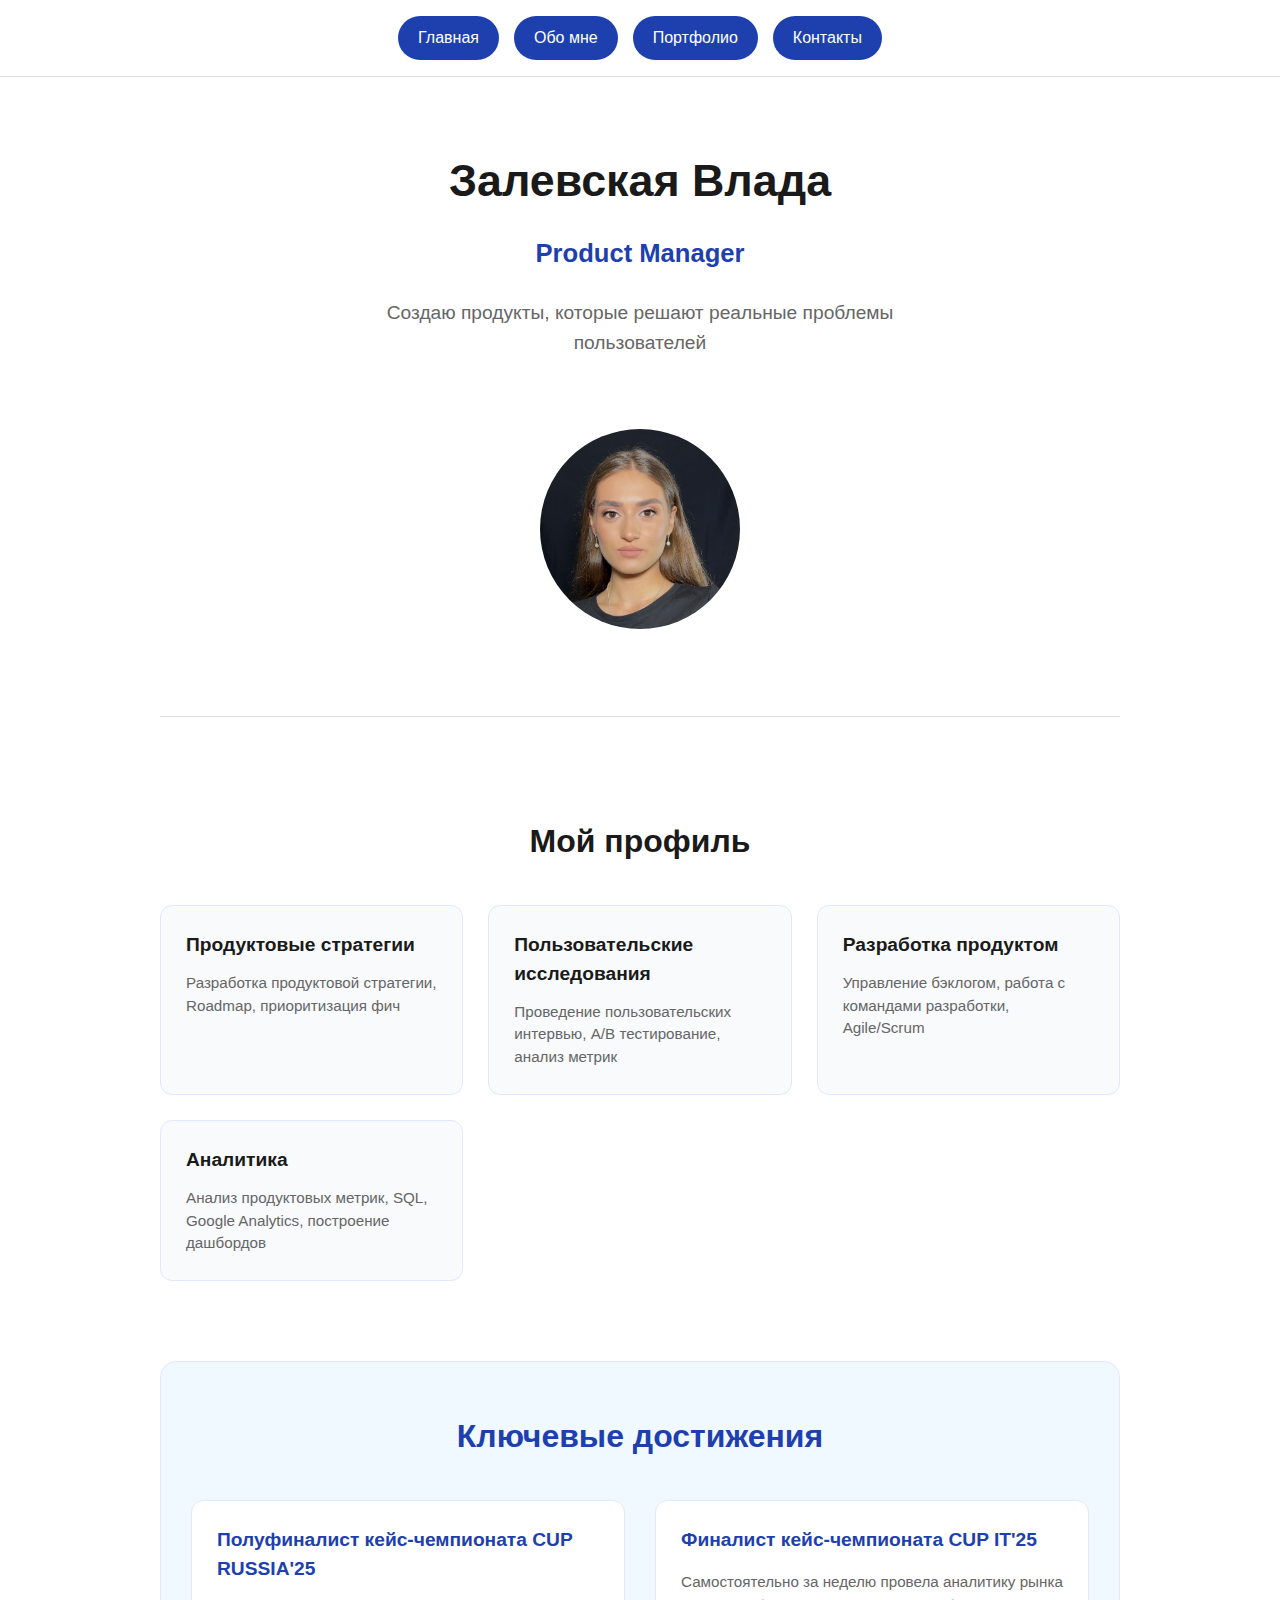
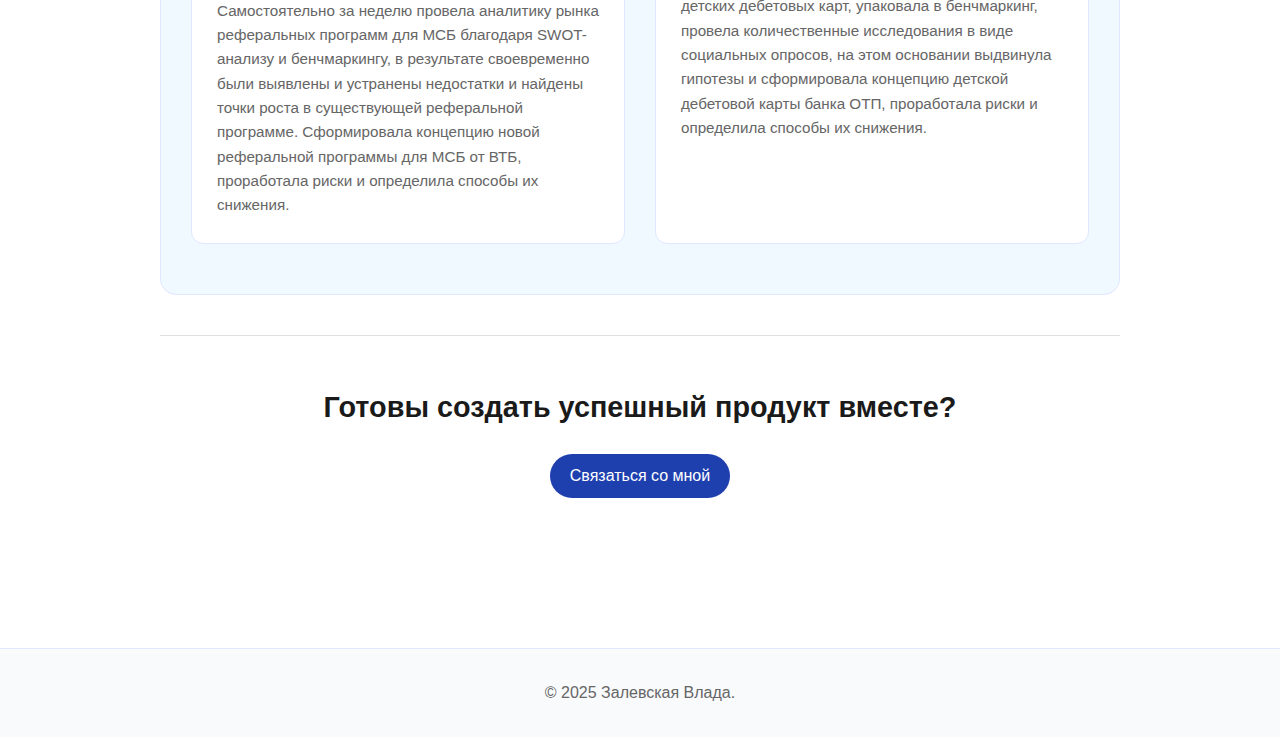
<file: lab2/index.html>
<!DOCTYPE html>
<html lang="ru">
<head>
    <meta charset="UTF-8">
    <meta name="viewport" content="width=device-width, initial-scale=1.0">
    <title>Главная - Залевская Влада</title>
    <link rel="stylesheet" href="css/style.css">
</head>
<body>
    <!-- Шапка сайта -->
    <header>
        <nav>
            <ul>
                <li><a href="index.html">Главная</a></li>
                <li><a href="about.html">Обо мне</a></li>
                <li><a href="portfolio.html">Портфолио</a></li>
                <li><a href="contact.html">Контакты</a></li>
            </ul>
        </nav>
    </header>

    <!-- Основной контент -->
    <main>
        <section class="hero">
            <h1>Залевская Влада</h1>
            <p class="subtitle">Product Manager</p>
            <p class="tagline">Создаю продукты, которые решают реальные проблемы пользователей</p>
            <img src="images/photo.jpg" alt="Фото Залевской Влады" width="200" height="200" class="profile-photo">
        </section>

        <section class="expertise">
            <h2>Мой профиль</h2>
            <div class="expertise-grid">
                <div class="expertise-item">
                    <h3>Продуктовые стратегии</h3>
                    <p>Разработка продуктовой стратегии, Roadmap, приоритизация фич</p>
                </div>
                <div class="expertise-item">
                    <h3>Пользовательские исследования</h3>
                    <p>Проведение пользовательских интервью, A/B тестирование, анализ метрик</p>
                </div>
                <div class="expertise-item">
                    <h3>Разработка продуктом</h3>
                    <p>Управление бэклогом, работа с командами разработки, Agile/Scrum</p>
                </div>
                <div class="expertise-item">
                    <h3>Аналитика</h3>
                    <p>Анализ продуктовых метрик, SQL, Google Analytics, построение дашбордов</p>
                </div>
            </div>
        </section>

        <section class="recent-projects">
            <h2>Ключевые достижения</h2>
            <div class="achievements">
                <div class="achievement">
                    <h4>Полуфиналист кейс-чемпионата CUP RUSSIA'25</h4>
                    <p>Самостоятельно за неделю провела аналитику рынка реферальных программ для МСБ благодаря
SWOT-анализу и бенчмаркингу, в результате своевременно были выявлены и устранены недостатки и
найдены точки роста в существующей реферальной программе. Сформировала концепцию новой
реферальной программы для МСБ от ВТБ, проработала риски и определила способы их снижения.</p>
                </div>
                <div class="achievement">
                    <h4>Финалист кейс-чемпионата CUP IT'25</h4>
                    <p>Самостоятельно за неделю провела аналитику рынка детских дебетовых карт, упаковала в
бенчмаркинг, провела количественные исследования в виде социальных опросов, на этом основании
выдвинула гипотезы и сформировала концепцию детской дебетовой карты банка ОТП, проработала
риски и определила способы их снижения.</p>
                </div>
            </div>
        </section>

        <section class="cta">
            <h2>Готовы создать успешный продукт вместе?</h2>
            <a href="contact.html" class="cta-button">Связаться со мной</a>
        </section>
    </main>

    <!-- Подвал -->
    <footer>
        <p>&copy; 2025 Залевская Влада.</p>
    </footer>
</body>
</html>
</file>
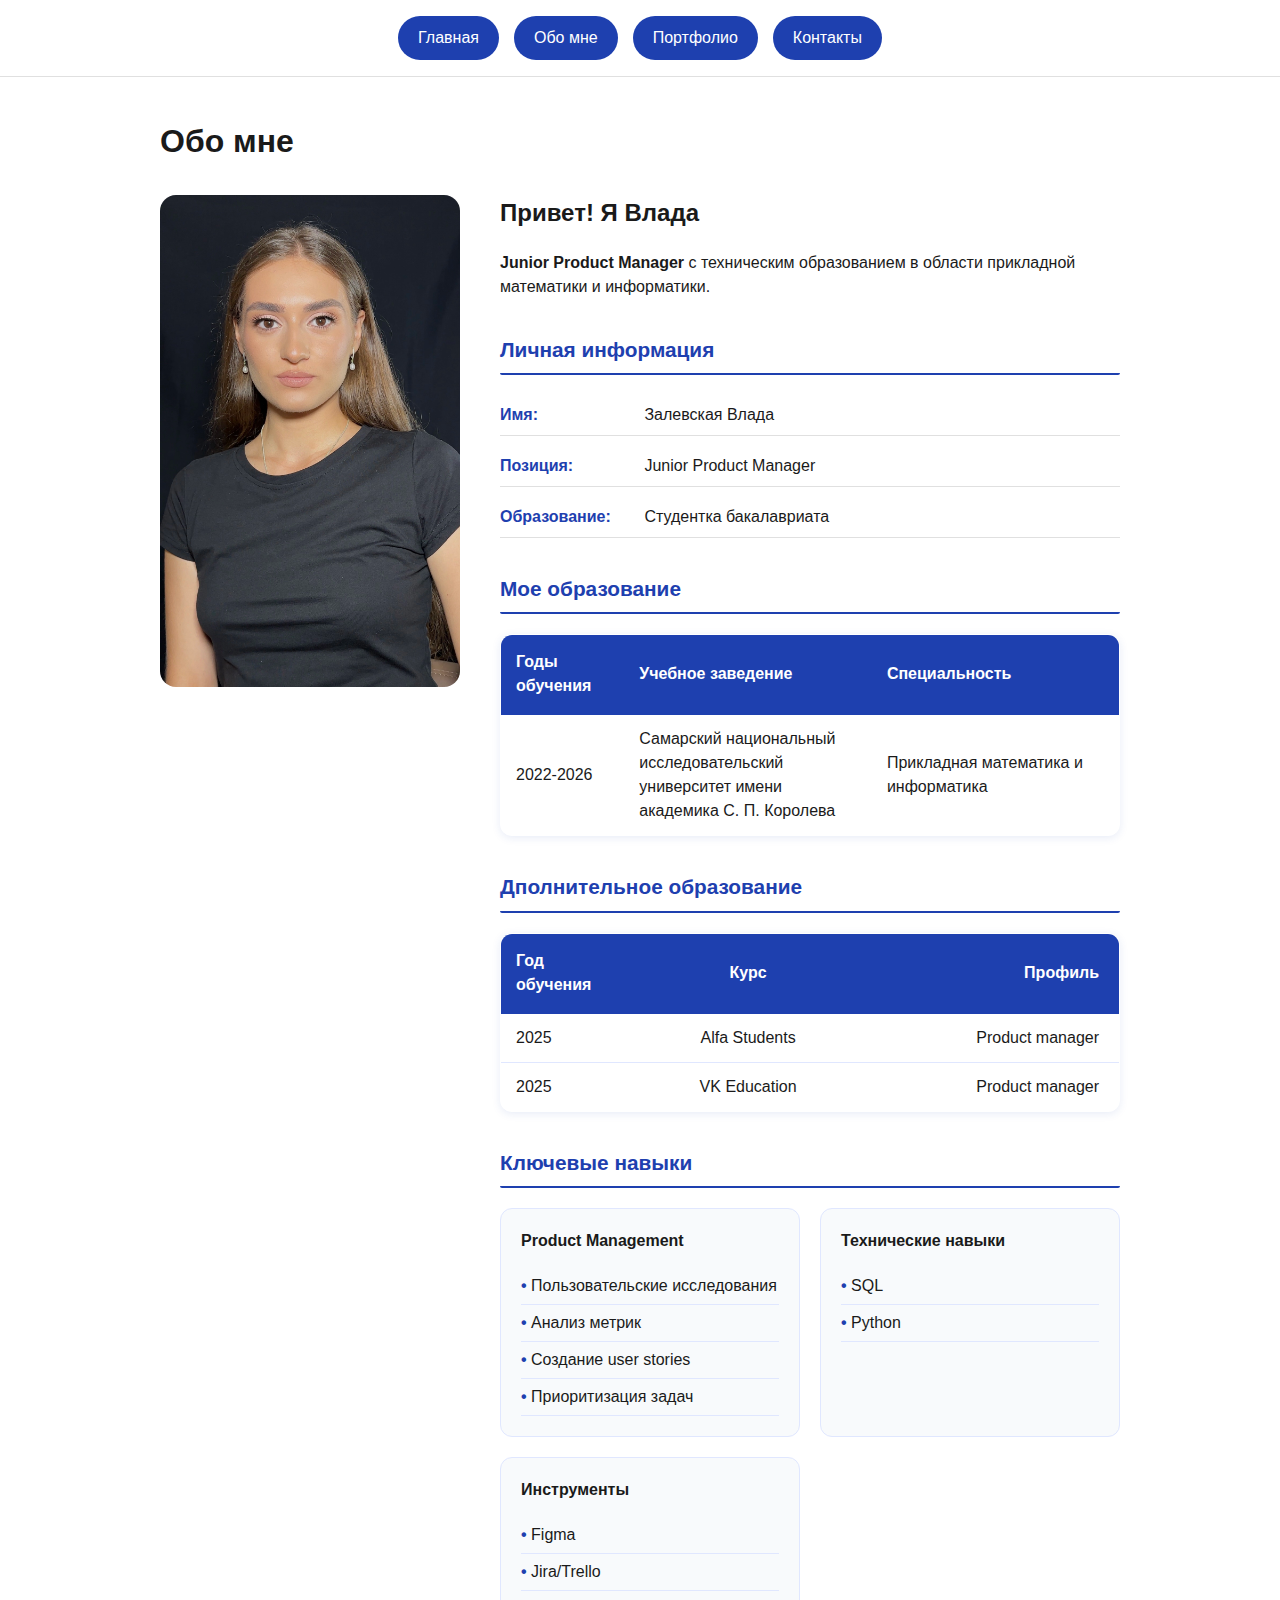
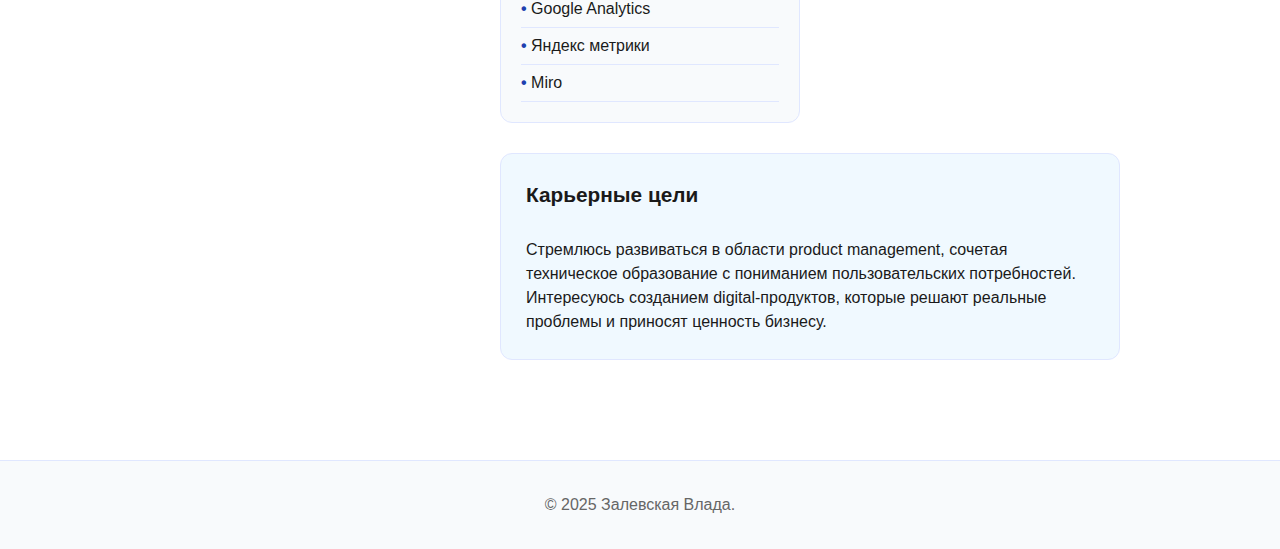
<file: lab2/about.html>
<!DOCTYPE html>
<html lang="ru">
<head>
    <meta charset="UTF-8">
    <meta name="viewport" content="width=device-width, initial-scale=1.0">
    <title>Обо мне - Залевская Влада</title>
    <link rel="stylesheet" href="css/style.css">
</head>
<body>
    <header>
        <nav>
            <ul>
                <li><a href="index.html">Главная</a></li>
                <li><a href="about.html">Обо мне</a></li>
                <li><a href="portfolio.html">Портфолио</a></li>
                <li><a href="contact.html">Контакты</a></li>
            </ul>
        </nav>
    </header>

    <main>
        <h1>Обо мне</h1>

        <div class="about-content">
            <img src="images/photo.jpg" alt="Фото Залевской Влады" width="300" class="profile-img">

            <div class="bio">
                <h2>Привет! Я Влада</h2>
                <p><strong>Junior Product Manager</strong> с техническим образованием в области прикладной математики и информатики.</p>

                <div class="personal-info">
                    <h3>Личная информация</h3>
                    <ul>
                        <li><strong>Имя:</strong> Залевская Влада</li>
                        <li><strong>Позиция:</strong> Junior Product Manager</li>
                        <li><strong>Образование:</strong> Студентка бакалавриата</li>
                    </ul>
                </div>

                <h3>Мое образование</h3>
                <table>
                    <thead>
                        <tr>
                            <th>Годы обучения</th>
                            <th>Учебное заведение</th>
                            <th>Специальность</th>
                        </tr>
                    </thead>
                    <tbody>
                        <tr>
                            <td>2022-2026</td>
                            <td>Самарский национальный исследовательский университет имени академика С. П. Королева</td>
                            <td>Прикладная математика и информатика</td>
                        </tr>
                    </tbody>
                </table>

                <h3>Дполнительное образование</h3>
                <table>
                    <thead>
                        <tr>
                            <th>Год обучения</th>
                            <th>Курс</th>
                            <th>Профиль</th>
                        </tr>
                    </thead>
                    <tbody>
                        <tr>
                            <td>2025</td>
                            <td>Alfa Students</td>
                            <td>Product manager</td>
                        </tr>
                        <tr>
                            <td>2025</td>
                            <td>VK Education</td>
                            <td>Product manager</td>
                        </tr>
                    </tbody>
                </table>

                <div class="skills">
                    <h3>Ключевые навыки</h3>
                    <div class="skills-grid">
                        <div class="skill-category">
                            <h4>Product Management</h4>
                            <ul>
                                <li>Пользовательские исследования</li>
                                <li>Анализ метрик</li>
                                <li>Создание user stories</li>
                                <li>Приоритизация задач</li>
                            </ul>
                        </div>
                        <div class="skill-category">
                            <h4>Технические навыки</h4>
                            <ul>
                                <li>SQL</li>
                                <li>Python</li>
                            </ul>
                        </div>
                        <div class="skill-category">
                            <h4>Инструменты</h4>
                            <ul>
                                <li>Figma</li>
                                <li>Jira/Trello</li>
                                <li>Google Analytics</li>
                                <li>Яндекс метрики</li>
                                <li>Miro</li>
                            </ul>
                        </div>
                    </div>
                </div>

                <div class="career-goals">
                    <h3>Карьерные цели</h3>
                    <p>Стремлюсь развиваться в области product management, сочетая техническое образование с пониманием пользовательских потребностей. Интересуюсь созданием digital-продуктов, которые решают реальные проблемы и приносят ценность бизнесу.</p>
                </div>
            </div>
        </div>
    </main>

    <footer>
        <p>&copy; 2025 Залевская Влада.</p>
    </footer>
</body>
</html>
</file>
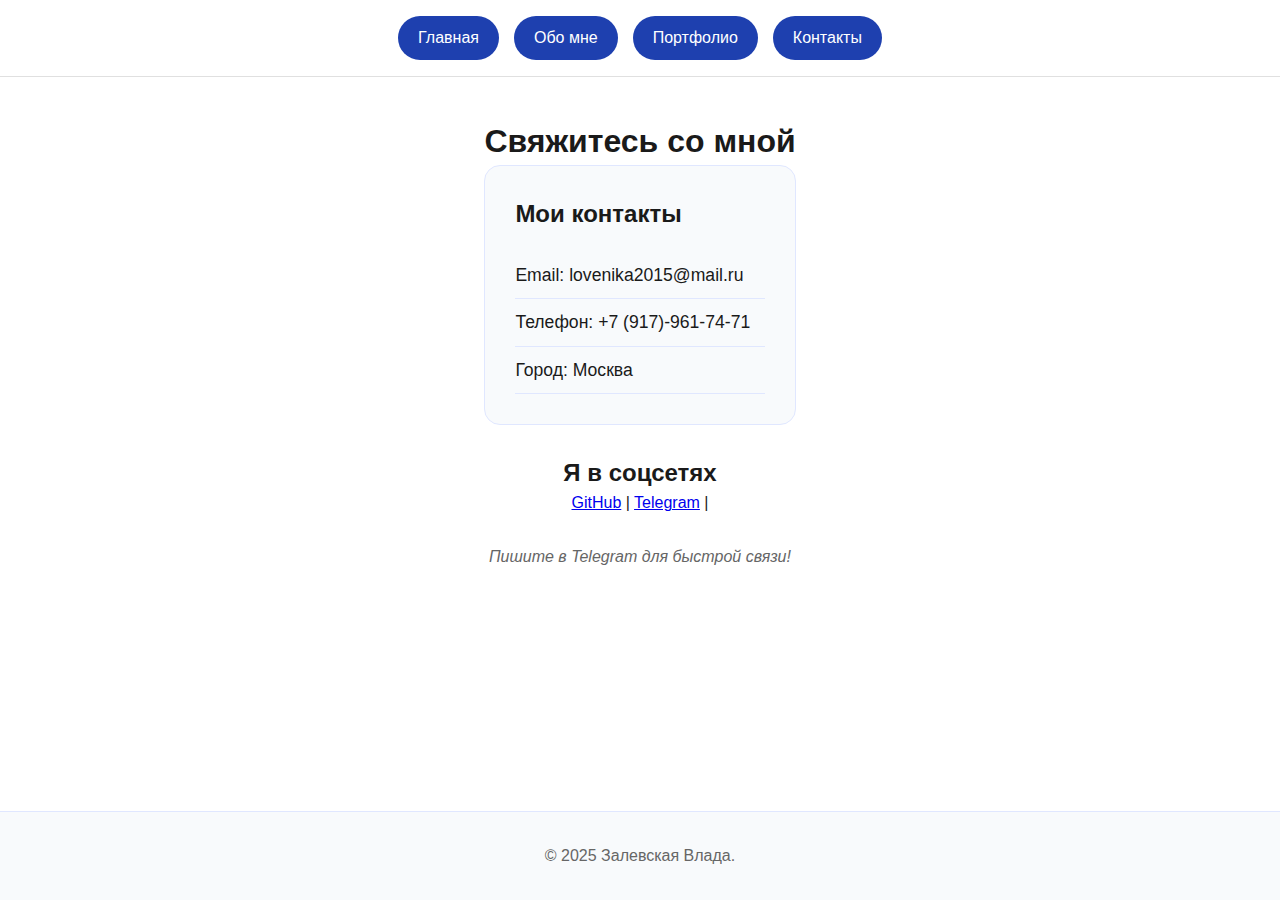
<file: lab2/contact.html>
<!DOCTYPE html>
<html lang="ru">
<head>
    <meta charset="UTF-8">
    <meta name="viewport" content="width=device-width, initial-scale=1.0">
    <title>Контакты - Залевская Влада</title>
    <link rel="stylesheet" href="css/style.css">
</head>
<body>
    <header>
        <nav>
            <ul>
                <li><a href="index.html">Главная</a></li>
                <li><a href="about.html">Обо мне</a></li>
                <li><a href="portfolio.html">Портфолио</a></li>
                <li><a href="contact.html">Контакты</a></li>
            </ul>
        </nav>
    </header>

    <main>
        <h1>Свяжитесь со мной</h1>

        <div class="contact-info">
            <h2>Мои контакты</h2>
            <ul>
                <li>Email: lovenika2015@mail.ru</li>
                <li>Телефон: +7 (917)-961-74-71</li>
                <li>Город: Москва</li>
            </ul>
        </div>

        <div class="social-links">
            <h2>Я в соцсетях</h2>
            <a href="https://github.com/Vlada-Zalevskaya" target="_blank">GitHub</a> |
            <a href="https://t.me/KislenkoVY" target="_blank">Telegram</a> |
        </div>
        <p class="social-note">Пишите в Telegram для быстрой связи!</p>
    </main>

    <footer>
        <p>&copy; 2025 Залевская Влада.</p>
    </footer>
</body>
</html>
</file>
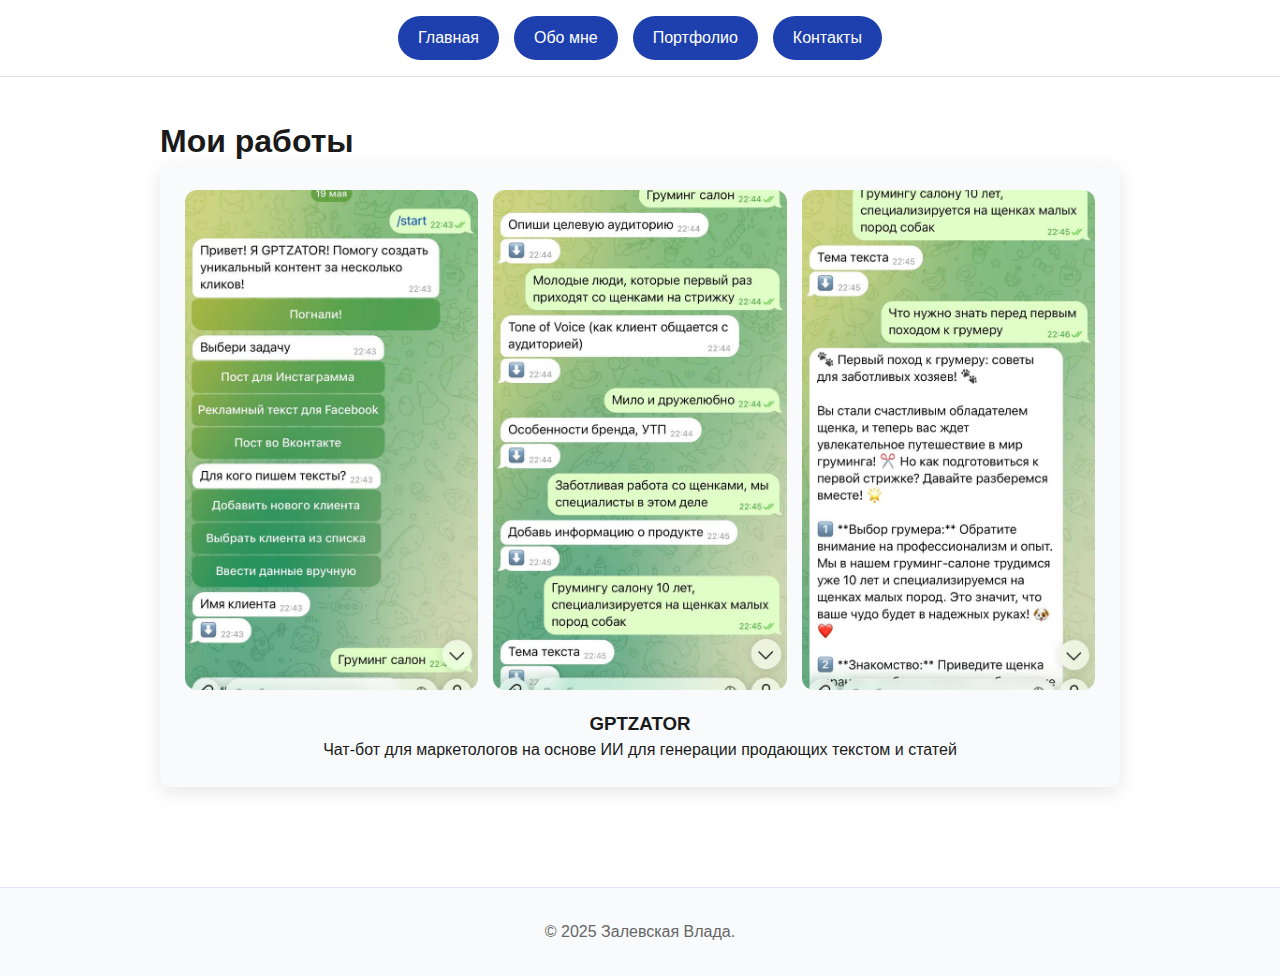
<file: lab2/portfolio.html>
<!DOCTYPE html>
<html lang="ru">
<head>
    <meta charset="UTF-8">
    <meta name="viewport" content="width=device-width, initial-scale=1.0">
    <title>Портфолио - Залевская Влада</title>
    <link rel="stylesheet" href="css/style.css">
</head>
<body>
    <header>
        <nav>
            <ul>
                <li><a href="index.html">Главная</a></li>
                <li><a href="about.html">Обо мне</a></li>
                <li><a href="portfolio.html">Портфолио</a></li>
                <li><a href="contact.html">Контакты</a></li>
            </ul>
        </nav>
    </header>

    <main>
        <h1>Мои работы</h1>

        <div class="portfolio">
            <div class="project">
                <img src="images/gptzator1.jpg" alt="gptzator 1" width="300">
                <img src="images/gptzator2.jpg" alt="gptzator 2" width="300">
                <img src="images/gptzator3.jpg" alt="gptzator 3" width="300">
            </div>
            <h3>GPTZATOR</h3>
            <p>Чат-бот для маркетологов на основе ИИ для генерации продающих текстом и статей</p>
        </div>
    </main>

    <footer>
        <p>&copy; 2025 Залевская Влада.</p>
    </footer>
</body>
</html>
</file>
<file: lab2/css/style.css>
/* Начальные настройки для всех элементов */
* {
    margin: 0;
    padding: 0;
    box-sizing: border-box;
}
/* Основные настройки страницы */
body {
    font-family: 'Arial', sans-serif;
    line-height: 1.5;
    color: #1a1a1a;
    background-color: #ffffff;
    min-height: 100vh;
    display: flex;
    flex-direction: column;
}

main {
    flex: 1;
}

/* Шапка сайта */
header {
    background: #ffffff;
    border-bottom: 1px solid #e0e0e0;
    position: sticky;
    top: 0;
    z-index: 1000;
    padding: 1rem 0;
}
/* Навигация список*/
nav ul {
    list-style: none;
    display: flex;
    justify-content: center;
    padding: 0;
    margin: 0;
    gap: 15px;
}
/* Навигация отступы*/
nav li {
    margin: 0;
}
/* Навигация кнопки*/
nav a {
    background: #1e40af;
    color: white;
    text-decoration: none;
    font-weight: 500;
    padding: 10px 20px;
    font-size: 1rem;
    border-radius: 25px;
    display: inline-block;

}

nav a:hover {
    background: #1e40af;
    color: white;

}

/* Основная область контента */
main {
    max-width: 1000px;
    margin: 0 auto;
    padding: 40px 20px;
}

/* Главный баннер с фото и заголовком */
.hero {
    text-align: center;
    padding: 30px 0 80px 0;
    margin-bottom: 60px;
    border-bottom: 1px solid #e0e0e0;
    position: relative;
}

.hero h1 {
    font-size: 2.8rem;
    margin-bottom: 20px;
    font-weight: 700;
    color: #1a1a1a;
}

.subtitle {
    font-size: 1.6rem;
    margin-bottom: 25px;
    color: #1e40af;
    font-weight: 700;
}

.tagline {
    font-size: 1.2rem;
    max-width: 600px;
    margin: 0 auto 60px;
    color: #666;
    line-height: 1.6;
}

/* Круглое фото профиля */
.profile-photo {
    border-radius: 50%;
    width: 200px;
    height: 200px;
    object-fit: cover;
    margin-top: 10px;
    object-position: center top;
}

/* Блок с навыками в карточках */
.expertise {
    padding: 40px 0;
    margin-bottom: 40px;
}

.expertise h2 {
    text-align: center;
    font-size: 2rem;
    color: #1a1a1a;
    margin-bottom: 40px;
    font-weight: 600;
}

.expertise-grid {
    display: grid;
    grid-template-columns: repeat(auto-fit, minmax(250px, 1fr));
    gap: 25px;
    margin-top: 30px;
}

.expertise-item {
    background: #f8fafc;
    padding: 25px;
    border-radius: 12px;
    border: 1px solid #e0e7ff;
}

.expertise-item h3 {
    color: #1a1a1a;
    margin-bottom: 12px;
    font-size: 1.2rem;
    font-weight: 600;
}

.expertise-item p {
    color: #666;
    line-height: 1.5;
    font-size: 0.95rem;
}

/* Достижения */
.recent-projects {
    background: #f0f9ff;
    padding: 50px 30px;
    margin: 40px 0;
    border-radius: 16px;
    border: 1px solid #e0e7ff;
}

.recent-projects h2 {
    text-align: center;
    font-size: 2rem;
    margin-bottom: 40px;
    color: #1e40af;
    font-weight: 600;
}

.achievements {
    display: grid;
    grid-template-columns: repeat(auto-fit, minmax(350px, 1fr));
    gap: 30px;
    max-width: 900px;
    margin: 0 auto;
}

.achievement {
    background: #ffffff;
    padding: 25px;
    border-radius: 12px;
    border: 1px solid #e0e7ff;

}

.achievement h4 {
    color: #1e40af;
    font-size: 1.2rem;
    margin-bottom: 15px;
    font-weight: 600;
}

.achievement p {
    line-height: 1.6;
    color: #666;
    font-size: 0.95rem;
}

/* Связаться со мной*/
.cta {
    text-align: center;
    padding: 50px 0;
    margin: 40px 0 0 0;
    border-top: 1px solid #e0e0e0;
}

.cta h2 {
    font-size: 1.8rem;
    color: #1a1a1a;
    margin-bottom: 25px;
    font-weight: 600;
}

.cta-button {
    display: inline-block;
    background: #1e40af;
    color: white;
    padding: 10px 20px;
    text-decoration: none;
    border-radius: 25px;
    font-weight: 500;
    font-size: 1rem;
    border: none;
}

.cta-button:hover {
    background: #1e40af;
    color: white;
}

/* Обо мне*/
.about-content {
    display: flex;
    gap: 40px;
    align-items: flex-start;
    margin-top: 30px;
}

.profile-img {
    border-radius: 16px;
    width: 300px;
    height: auto;
}

.bio h1 {
    color: #1a1a1a;
    margin-bottom: 30px;
    text-align: center;
    font-size: 2.2rem;
    font-weight: 600;
}

.bio h2 {
    color: #1a1a1a;
    margin-bottom: 20px;
    font-size: 1.5rem;
    font-weight: 600;
}

.bio h3 {
    color: #1e40af;
    margin: 35px 0 20px 0;
    font-size: 1.3rem;
    font-weight: 600;
    border-bottom: 2px solid #1e40af;
    padding-bottom: 8px;
    border-radius: 2px;
}

.personal-info ul {
    list-style: none;
    padding: 0;
}

.personal-info li {
    margin-bottom: 10px;
    padding: 8px 0;
    border-bottom: 1px solid #e0e0e0;
}

.personal-info strong {
    color: #1e40af;
    min-width: 140px;
    display: inline-block;
    font-weight: 600;
}

/* Таблицы */
table {
    width: 100%;
    border-collapse: collapse;
    margin: 20px 0;
    background-color: white;
    border: 1px solid #e0e7ff;
    border-radius: 12px;
    overflow: hidden;
    box-shadow: 0 2px 8px rgba(30, 64, 175, 0.1);
}

th {
    background-color: #1e40af;
    color: white;
    padding: 15px;
    text-align: left;
    font-weight: 600;
    border-bottom: 2px solid #1e40af;
}

td {
    padding: 12px 15px;
    border-bottom: 1px solid #e0e7ff;
}

/* Выравнивание для таблиц */
/* "Мое образование" все по левому выравниванию */
table:first-of-type th:nth-child(1),
table:first-of-type td:nth-child(1) {
    text-align: left;
    width: 20%;
}

table:first-of-type th:nth-child(2),
table:first-of-type td:nth-child(2) {
    text-align: left;
    width: 40%;
}

table:first-of-type th:nth-child(3),
table:first-of-type td:nth-child(3) {
    text-align: left;
    width: 40%;
}

/* "Дополнительное образование" по левому, центру и правому*/
table:nth-of-type(2) th:nth-child(1),
table:nth-of-type(2) td:nth-child(1) {
    text-align: left;
    width: 20%;
}

table:nth-of-type(2) th:nth-child(2),
table:nth-of-type(2) td:nth-child(2) {
    text-align: center;
    width: 40%;
}

table:nth-of-type(2) th:nth-child(3),
table:nth-of-type(2) td:nth-child(3) {
    text-align: right;
    width: 40%;
    padding-right: 20px;
}

/* Навыки в карточках */
.skills-grid {
    display: grid;
    grid-template-columns: repeat(auto-fit, minmax(250px, 1fr));
    gap: 20px;
    margin-top: 20px;
}

.skill-category {
    background: #f8fafc;
    padding: 20px;
    border-radius: 12px;
    border-left: 4px solid #1e40af;
    border: 1px solid #e0e7ff;
}

.skill-category h4 {
    color: #1a1a1a;
    margin-bottom: 15px;
    font-weight: 600;
}

.skill-category ul {
    list-style: none;
    padding: 0;
}

.skill-category li {
    padding: 6px 0;
    border-bottom: 1px solid #e0e7ff;
}

.skill-category li:before {
    content: "• ";
    color: #1e40af;
    font-weight: bold;
}

.career-goals {
    background: #f0f9ff;
    padding: 25px;
    border-radius: 12px;
    margin-top: 30px;
    border-left: 4px solid #1e40af;
    border: 1px solid #e0e7ff;
}

.career-goals h3 {
    border-bottom: none;
    margin-top: 0;
    color: #1a1a1a;
}

/* Портфолио */
.portfolio-grid {
    margin-top: 30px;
}

.portfolio {
    background: #f8fafc;
    padding: 25px;
    border-radius: 12px;
    box-shadow: 0 5px 20px rgba(0,0,0,0.1);
    text-align: center;
}
.project {
    display: flex;
    justify-content: center;
    gap: 15px;
    margin-bottom: 20px;
}

.project img {
    border-radius: 12px;
    width: 350px;
    height: 500px;
    object-fit: cover;
}

.project h3 {
    color: #2c3e50;
    margin: 20px 0 10px 0;
}

.project p {
    color: #666;
    line-height: 1.6;
}

/* Контакты и сети*/
.contact-info {
    background: #f8fafc;
    padding: 30px;
    border-radius: 16px;
    margin-bottom: 30px;
    border: 1px solid #e0e7ff;
}

.contact-info h2 {
    color: #1a1a1a;
    margin-bottom: 20px;
    font-weight: 600;
}

.contact-info ul {
    list-style: none;
    padding: 0;
}

.contact-info li {
    padding: 10px 0;
    border-bottom: 1px solid #e0e7ff;
    font-size: 1.1rem;
}

.social-links {
    text-align: center;
    margin: 30px 0;
}

.social-icons {
    display: flex;
    justify-content: center;
    gap: 20px;
    margin: 20px 0;
    flex-wrap: wrap;
}

.social-link {
    display: inline-flex;
    align-items: center;
    gap: 8px;
    padding: 10px 20px;
    background-color: #f8fafc;
    border: 1px solid #1e40af;
    border-radius: 8px;
    text-decoration: none;
    color: #1e40af;
    font-weight: 500;
    transition: all 0.3s ease;
}

.social-link:hover {
    background-color: #1e40af;
    color: white;
}

.social-note {
    color: #666;
    margin-top: 15px;
    text-align: center;
    font-style: italic;
}

/* Подвал */
footer {
    background: #f8fafc;
    color: #666;
    text-align: center;
    padding: 2rem 0;
    margin-top: 60px;
    border-top: 1px solid #e0e7ff;
}
</file>
